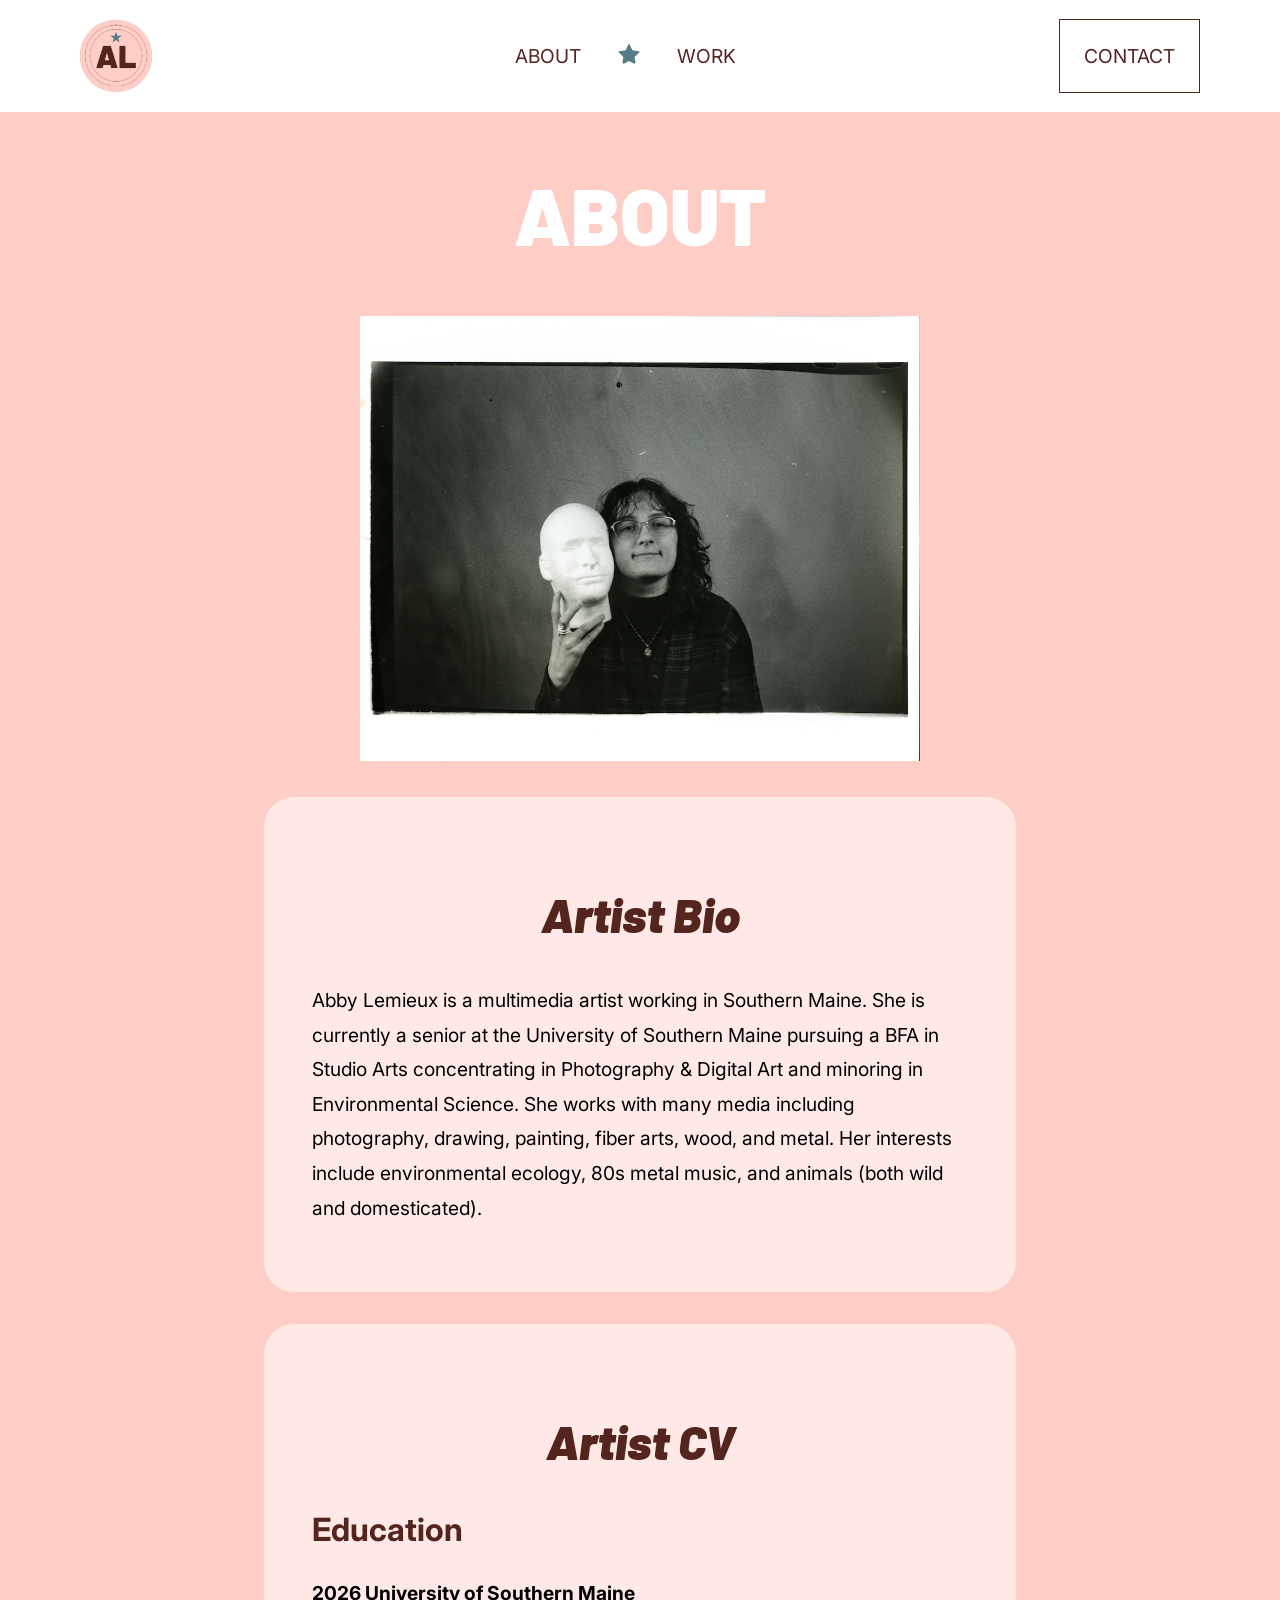
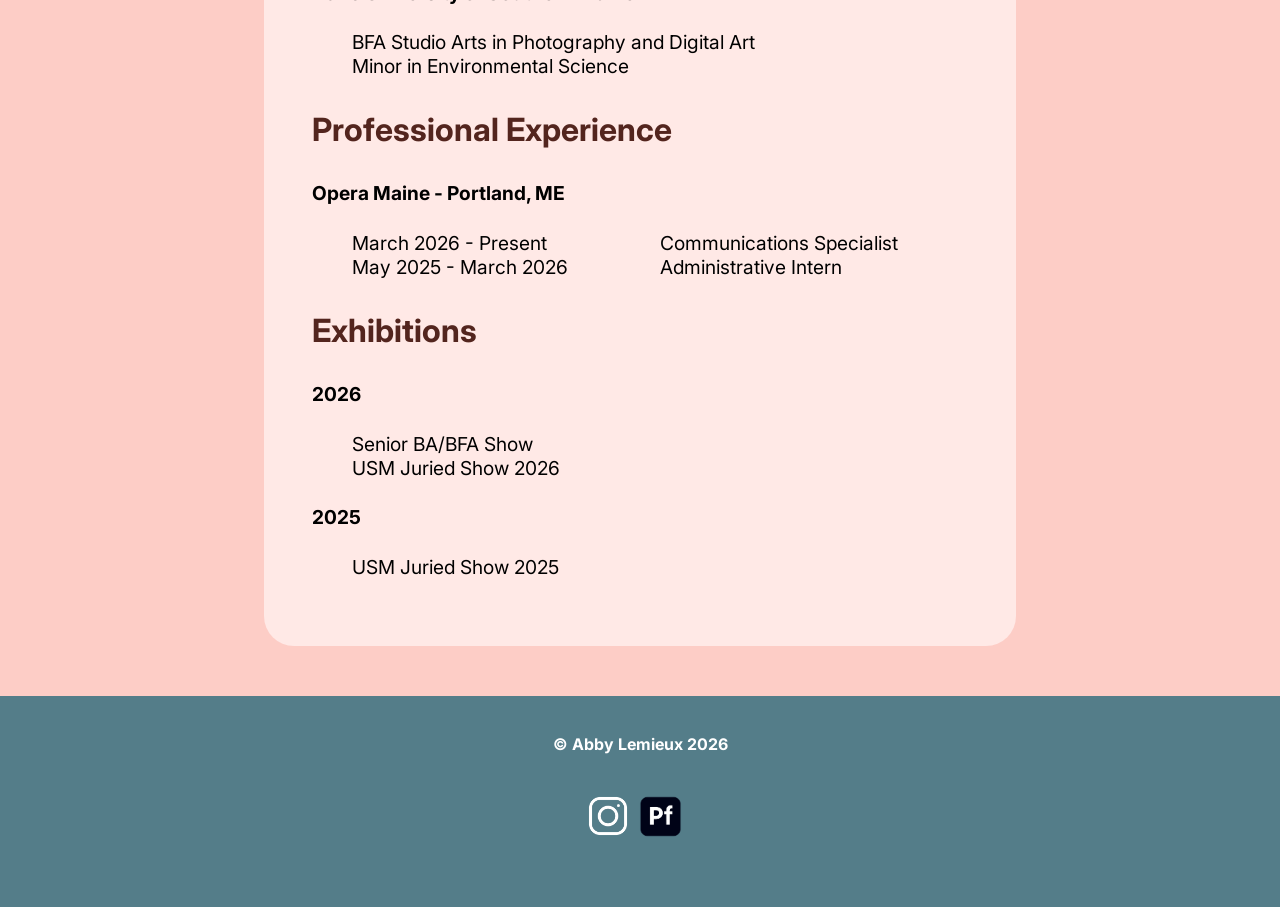
<file: about.html>
<!DOCTYPE html>
<html>

<head>
<title>About | Abby Lemieux</title>
<link rel="icon" href="favicon.svg">
<link rel="stylesheet" href="style.css">

<link rel="preconnect" href="https://fonts.googleapis.com">
<link rel="preconnect" href="https://fonts.gstatic.com" crossorigin>
<link href="https://fonts.googleapis.com/css2?family=Barlow:ital,wght@0,100;0,200;0,300;0,400;0,500;0,600;0,700;0,800;0,900;1,100;1,200;1,300;1,400;1,500;1,600;1,700;1,800;1,900&display=swap" rel="stylesheet">

<link rel="preconnect" href="https://fonts.googleapis.com">
<link rel="preconnect" href="https://fonts.gstatic.com" crossorigin>
<link href="https://fonts.googleapis.com/css2?family=Inter:ital,opsz,wght@0,14..32,100..900;1,14..32,100..900&display=swap" rel="stylesheet">
</head>


<body>
<nav>
<ul class="logocont">
	<li>
	<div class="logo">
		<a href="index.html">
			<img src="AL-logo-circle.png" class="navimg">
		</a>
	</div>
	</li>
</ul>
<ul class="topnav">
	<li><a href="about.html">ABOUT</a></li>
	<li><img src="star-filled.svg" class="star-image"></li>
	<li><a href="work.html">WORK</a></li>
</ul>
<ul class="contact">
	<li>
		<div>
			<a href="contact.html">CONTACT</a>
		</div>
	</li>
</ul>
</nav>

	<h1>ABOUT</h1>
<div class="meandbro">
	<img src="meandbro.png" class="aboutimg">
</div>

<div class="artistbio">
<h2>Artist Bio</h2>
	<p>Abby Lemieux is a multimedia artist working in Southern Maine. She is currently a senior at the University of Southern Maine pursuing a BFA in Studio Arts concentrating in Photography & Digital Art and minoring in Environmental Science. She works with many media including photography, drawing, painting, fiber arts, wood, and metal. Her interests include environmental ecology, 80s metal music, and animals (both wild and domesticated).</p>
</div>

<div class="artistcv">
<h2>Artist CV</h2>
<h3>Education</h3>
	<h4>2026 University of Southern Maine</h4>
	<ul>
		<li>BFA Studio Arts in Photography and Digital Art</li>
		<li>Minor in Environmental Science</li>
	</ul>

<h3>Professional Experience</h3>
	<h4>Opera Maine - Portland, ME</h4>
	<ul class="prof">
		<li>March 2026 - Present</li>
		<li>May 2025 - March 2026</li>
		<li>Communications Specialist</li>
		<li>Administrative Intern</li>
	</ul>

<h3>Exhibitions</h3>
	<h4>2026</h4>
	<ul>
		<li>Senior BA/BFA Show</li>
		<li>USM Juried Show 2026</li>
	</ul>
	<h4>2025</h4>
	<ul>
	<li>USM Juried Show 2025</li>
</div>

<footer class="footer">
	<h3 class="footertxt">© Abby Lemieux 2026</h3>

<div class="footericons">
	<div class="instaicon">
		<a href="https://www.instagram.com/abbylemieux_art/" target="_blank">
			<img src="instagramicon.png" class="insta" alt="Instagram logo">
		</a>
	</div>
	<div class="adobeicon">
		<a href="https://abigaillemieux1.myportfolio.com/" target="_blank">
			<img src="adobe-portfolio.png" class="adobe" alt="Adobe Portfolio logo">
		</a>
	</div>
</div>
</div>

</footer>


</body>
</html>
</file>
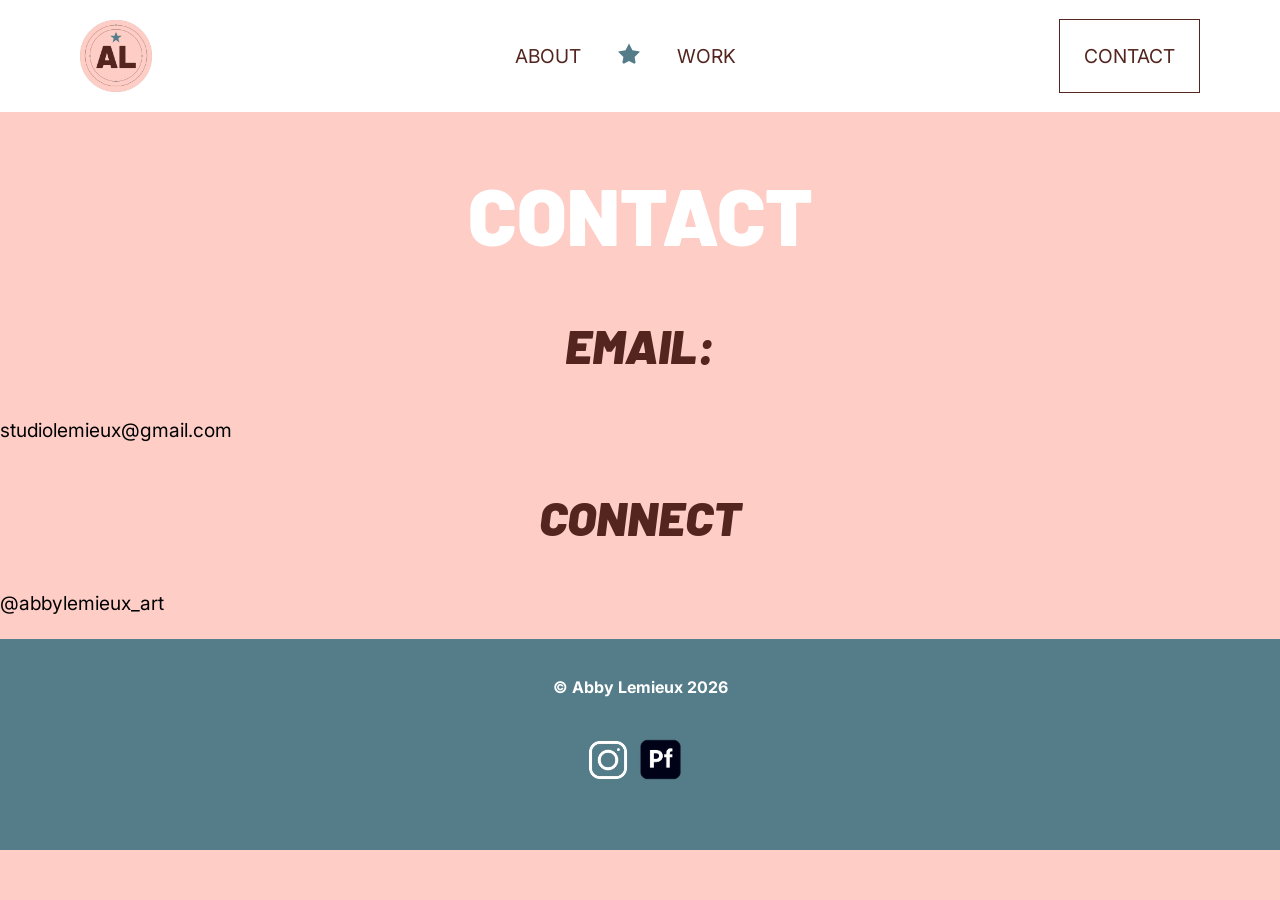
<file: contact.html>
<!DOCTYPE html>
<html>

<head>
<title>CONTACT</title>
<link rel="stylesheet" href="style.css">

<link rel="icon" href="favicon.svg">

<link rel="preconnect" href="https://fonts.googleapis.com">
<link rel="preconnect" href="https://fonts.gstatic.com" crossorigin>
<link href="https://fonts.googleapis.com/css2?family=Barlow:ital,wght@0,100;0,200;0,300;0,400;0,500;0,600;0,700;0,800;0,900;1,100;1,200;1,300;1,400;1,500;1,600;1,700;1,800;1,900&display=swap" rel="stylesheet">

<link rel="preconnect" href="https://fonts.googleapis.com">
<link rel="preconnect" href="https://fonts.gstatic.com" crossorigin>
<link href="https://fonts.googleapis.com/css2?family=Inter:ital,opsz,wght@0,14..32,100..900;1,14..32,100..900&display=swap" rel="stylesheet">
</head>
	<body>
	<nav>
<ul class="logocont">
	<li>
	<div class="logo">
		<a href="index.html">
			<img src="AL-logo-circle.png" class="navimg">
		</a>
	</div>
	</li>
</ul>
<ul class="topnav">
	<li><a href="about.html">ABOUT</a></li>
	<li><img src="star-filled.svg" class="star-image"></li>
	<li><a href="work.html">WORK</a></li>
</ul>
<ul class="contact">
	<li>
		<div>
			<a href="contact.html">CONTACT</a>
		</div>
	</li>
</ul>
</nav>
		<h1>CONTACT</h1>
		<h2>EMAIL:</h2>
		<p>studiolemieux@gmail.com</p>
		<h2>CONNECT</h2>
		<p>@abbylemieux_art</p>

<footer class="footer">
	<h3 class="footertxt">© Abby Lemieux 2026</h3>

<div class="footericons">
	<div class="instaicon">
		<a href="https://www.instagram.com/abbylemieux_art/" target="_blank">
			<img src="instagramicon.png" class="insta" alt="Instagram logo">
		</a>
	</div>
	<div class="adobeicon">
		<a href="https://abigaillemieux1.myportfolio.com/" target="_blank">
			<img src="adobe-portfolio.png" class="adobe" alt="Adobe Portfolio logo">
		</a>
	</div>
</div>
</div>

</footer>
	</body>
</html>
</file>
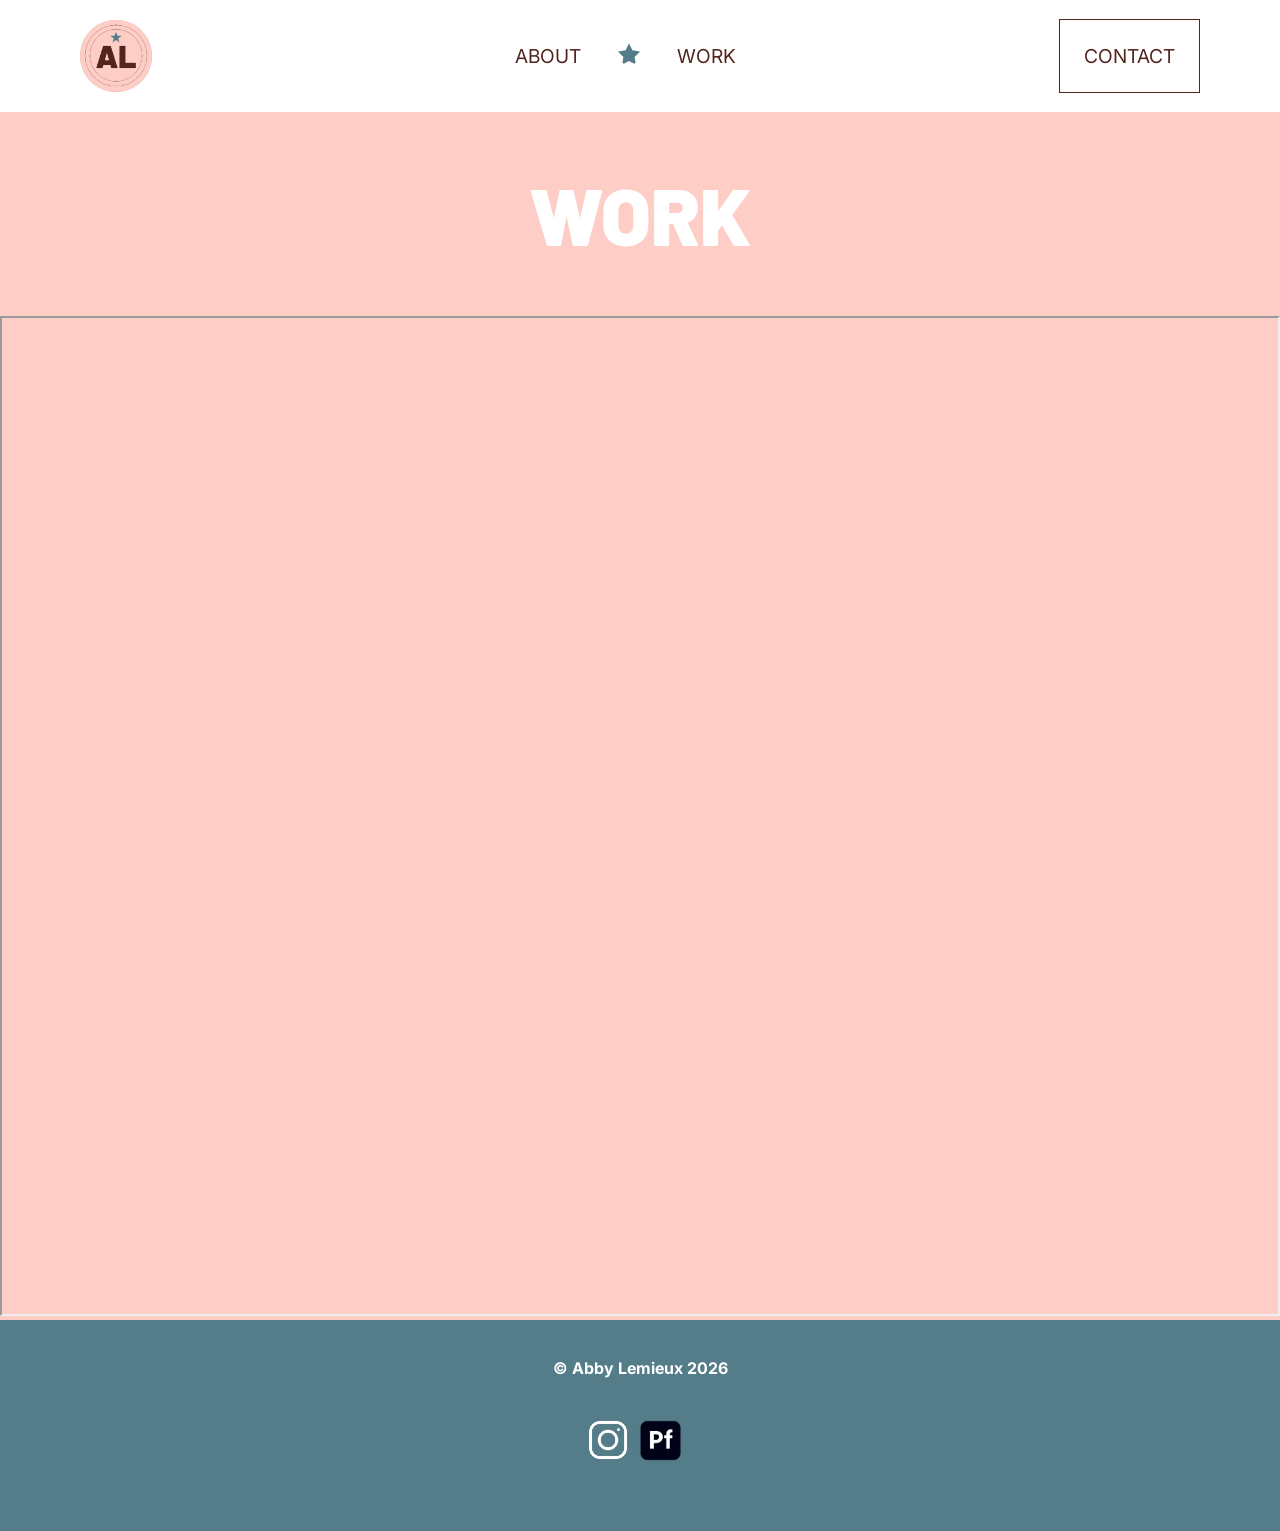
<file: work.html>
<!DOCTYPE html>
<html>

<head>
<title>Work | Abby Lemieux</title>
<link rel="stylesheet" href="style.css">

<script src="https://www.google.com/recaptcha/api.js" async defer></script>

<link rel="preconnect" href="https://fonts.googleapis.com">
<link rel="preconnect" href="https://fonts.gstatic.com" crossorigin>
<link href="https://fonts.googleapis.com/css2?family=Barlow:ital,wght@0,100;0,200;0,300;0,400;0,500;0,600;0,700;0,800;0,900;1,100;1,200;1,300;1,400;1,500;1,600;1,700;1,800;1,900&display=swap" rel="stylesheet">

<link rel="preconnect" href="https://fonts.googleapis.com">
<link rel="preconnect" href="https://fonts.gstatic.com" crossorigin>
<link href="https://fonts.googleapis.com/css2?family=Inter:ital,opsz,wght@0,14..32,100..900;1,14..32,100..900&display=swap" rel="stylesheet">

<link rel="icon" href="favicon.svg">
</head>
	<body>
	<nav>
<ul class="logocont">
	<li>
	<div class="logo">
		<a href="index.html">
			<img src="AL-logo-circle.png" class="navimg">
		</a>
	</div>
	</li>
</ul>
<ul class="topnav">
	<li><a href="about.html">ABOUT</a></li>
	<li><img src="star-filled.svg" class="star-image"></li>
	<li><a href="work.html">WORK</a></li>
</ul>
<ul class="contact">
	<li>
		<div>
			<a href="contact.html">CONTACT</a>
		</div>
	</li>
</ul>
</nav>

<h1>WORK</h1>

<div class="portfolioembed">
	<iframe src="https://abigaillemieux1.myportfolio.com/" width="100%" height="1000" title="full portfolio website"></iframe>
</div>


<footer class="footer">
	<h3 class="footertxt">© Abby Lemieux 2026</h3>

<div class="footericons">
	<div class="instaicon">
		<a href="https://www.instagram.com/abbylemieux_art/" target="_blank">
			<img src="instagramicon.png" class="insta" alt="Instagram logo">
		</a>
	</div>
	<div class="adobeicon">
		<a href="https://abigaillemieux1.myportfolio.com/" target="_blank">
			<img src="adobe-portfolio.png" class="adobe" alt="Adobe Portfolio logo">
		</a>
	</div>
</div>
</div>

</footer>
</file>
<file: style.css>
body {
	background-color: #fdcdc6;
	margin: 0px;
	padding: 0px;
	
}

font-family: "rl-horizon", sans-serif;
font-weight: 700;
font-style: normal;

.barlow-thin {
  font-family: "Barlow", sans-serif;
  font-weight: 100;
  font-style: normal;
}

.barlow-extralight {
  font-family: "Barlow", sans-serif;
  font-weight: 200;
  font-style: normal;
}

.barlow-light {
  font-family: "Barlow", sans-serif;
  font-weight: 300;
  font-style: normal;
}

.barlow-regular {
  font-family: "Barlow", sans-serif;
  font-weight: 400;
  font-style: normal;
}

.barlow-medium {
  font-family: "Barlow", sans-serif;
  font-weight: 500;
  font-style: normal;
}

.barlow-semibold {
  font-family: "Barlow", sans-serif;
  font-weight: 600;
  font-style: normal;
}

.barlow-bold {
  font-family: "Barlow", sans-serif;
  font-weight: 700;
  font-style: normal;
}

.barlow-extrabold {
  font-family: "Barlow", sans-serif;
  font-weight: 800;
  font-style: normal;
}

.barlow-black {
  font-family: "Barlow", sans-serif;
  font-weight: 900;
  font-style: normal;
}

.barlow-thin-italic {
  font-family: "Barlow", sans-serif;
  font-weight: 100;
  font-style: italic;
}

.barlow-extralight-italic {
  font-family: "Barlow", sans-serif;
  font-weight: 200;
  font-style: italic;
}

.barlow-light-italic {
  font-family: "Barlow", sans-serif;
  font-weight: 300;
  font-style: italic;
}

.barlow-regular-italic {
  font-family: "Barlow", sans-serif;
  font-weight: 400;
  font-style: italic;
}

.barlow-medium-italic {
  font-family: "Barlow", sans-serif;
  font-weight: 500;
  font-style: italic;
}

.barlow-semibold-italic {
  font-family: "Barlow", sans-serif;
  font-weight: 600;
  font-style: italic;
}

.barlow-bold-italic {
  font-family: "Barlow", sans-serif;
  font-weight: 700;
  font-style: italic;
}

.barlow-extrabold-italic {
  font-family: "Barlow", sans-serif;
  font-weight: 800;
  font-style: italic;
}

.barlow-black-italic {
  font-family: "Barlow", sans-serif;
  font-weight: 900;
  font-style: italic;
}


.inter-<uniquifier> {
  font-family: "Inter", sans-serif;
  font-optical-sizing: auto;
  font-weight: <weight>;
  font-style: normal;
}

* {
	box-sizing: border-box;
}

h1 {
	color: white;
	font-family: 'Barlow';
	font-size: 5rem;
	font-weight: 900;
	text-align: center;
}

h2 {
	color: #53251e;
	font-family: 'Barlow';
	font-size: 3rem;
	font-weight: 900;
	font-style: italic;
	text-align: center;
}

h3 {
	font-family: 'Inter';
	color: #53251e;
	font-size: 2rem;
}

.footertxt {
	font-size: 1rem;
	color: white;
	font-family: 'Inter';
}

h4 {
	font-family: 'Inter';
	font-size: 1.2rem;
}

p {
	font-family: 'Inter';
	font-size: 1.2rem;
	font-weight: 400;
	font-color: #53251e;
	line-height: 1.8;
}

.grid-container {
	display: grid;
	grid-template-columns: auto auto auto;
	background-color: #FFE9E6;
	gap: 10px;
}

.about {
	border-radius: 30px;
	background-color: #ffe0db;
	height: auto;
	padding: 10px;
	width: 65%;
	margin: auto;
	margin-top: 40px;
	margin-bottom: 40px;
}

.abouttext {
	display: flex;
}

.shortbio {
	display: flex;
	padding: 1.3em;
}

.headshot {
	display: flex;
	width: 25vw;
	float: left;
	padding: 30px;
	max-width: 100%;
	height: auto;
	object-fit: contain;
}

.work {
	width: 65%;
	margin: auto;
	border-radius: 30px;
	background-color: #ffe0db;
	padding: 10px;
	margin-top: 10px;
	margin-bottom: 60px;
}

.img1 {
	background-image: url('images/beachlot.png');
	background-size: cover;
	background-position: center;
	background-repeat: no-repeat;
	max-width: 100%;
	height: 600px;
	display: block;
	object-fit: contain;
}

.img2 {
	background-image: url('images/waves.png');
	background-size: cover;
	background-position: center;
	background-repeat: no-repeat;
	max-width: 100%;
	height: auto;
	display: block;
	object-fit: contain;
	flex: 20%;
}

.img3 {
	background-image: url('images/flower.png');
	background-size: cover;
	background-position: center;
	background-repeat: no-repeat;
	max-width: 100%;
	height: auto;
	display: block;
	object-fit: contain;
	flex: 20%;
}

.hero-section {
  position: relative;
  text-align: center;
  
  height: 50%;
}

.hero-text {
	position: absolute;
	top: 50%;
	left: 50%;
	transform: translate(-50%, -50%);
	color: white;
}

.button {
	font-family: 'Barlow';
	font-weight: 600;
	font-size: 1.2rem;
	color: white;
	background-color: #53251e;
	text-align: center;
	
	margin: 2em;
	padding: 1em;;
	border-radius: 10px;
}

.buttonbox {
	display: flex;
	justify-content: center;
}

header {
  text-align: center;
  flex: 100%;
  position: relative;
  color: white;
}

/* Centered text */
.centered {
  position: absolute;
  top: 50%;
  left: 50%;
  transform: translate(-50%, -50%);
  font-size: 5rem;
  text-align: center;
  font-family: 'Barlow';
  font-weight: 900;
}


/* Style the topnav */

nav {
  display: flex;
  flex-wrap: wrap;
  list-style-type: none;
  margin: 0;
  padding: 0;
  overflow: hidden;
  background-color: white;
  text-align: center;
  font-size: 1rem;
}

.topnav {
  justify-content: center;
  margin: auto;
}

nav li {
  position: relative;
  list-style: none;
  display: inline-block;
  vertical-align: middle;
}

.navimg {
  width: 4.5rem;
  height: auto;
  float: left;
  vertical-align: middle;
}

/* Style links in topnav */
nav li a {
  display: block;
  color: #53251e;
  font-family: 'Inter';
  font-size: 1.2rem;
  text-decoration: none;
  vertical-align: middle;
}

.topnav li a {
  padding: 1rem 2rem;
}

.logocont {
  display: flex;
  align-items: center;
  padding: 0;
  margin-left: 5rem;
}

.logo {
  padding: 0;
  display: flex;
  align-items: center;
  margin: 0;
  
}

.contact {
	border: 1px solid #53251e;
	margin-right: 5rem;
	display: flex;
	padding: 1.5rem;
	align-items: center;
	justify-content: center;
	vertical-align: middle;

}

.star-image {
	width: 22px;
	height: 22px;
	border-radius: 50%;
	overflow: hidden;
}

footer {
  text-align: center;
  padding: 8px;
  background-color: #547d89;
}

.footericons {
   display: inline-flex;
   margin-bottom: 50px;
}

.footertxt {
	margin-bottom: 30px;
	margin-top: 30px;
}

.instaicon {
	height: 40px;
	width: 40px;
	margin: auto;
}

.adobeicon {
	width: 65px;
	height: 65px;
	margin: auto;
	
}

.adobe {
	height: 100%;
	object-fit: contain;
}

.insta {
	object-fit: contain;
	height: 100%;
}

.meandbro {
  margin: auto;
  width: 35rem;
}

.aboutimg{
  width: 35rem;
  margin-bottom: 2rem;
}

.artistbio {
  width: 47rem;
  margin: auto;
  background-color: #FFE9E6;
  padding: 3rem;
  border-radius: 30px;
  margin-bottom: 2rem;
}

.artistcv {
  margin: auto;
  width: 47rem;
  background-color: #FFE9E6;
  padding: 3rem;
  border-radius: 30px;
  margin-bottom: 50px;
}

.prof {
  column-count: 2;
  column-gap: 0px;
  list-style-position: inside;
  list-style-type: none;
}

ul {
  font-family: 'inter';
  font-size: 1.2rem;
  list-style-type: none;
}

.profgallery {
	display: flex;
	flex-wrap: wrap;
	justify-content: flex-start;
}

.profgallery img {
	width: calc(25% - 20px);
	height: auto;
	margin: 5px;
}

.profgallery img:hover {
	
}

@media only screen and (max-width: 768px) {
.profgallery {
	width: calc(50% - 20px);
}
}

@media only screen and (max-width: 480px) {
.profgallery {
	width: calc(100%-20px);
}
}

.portfolioembed {
}
</file>
